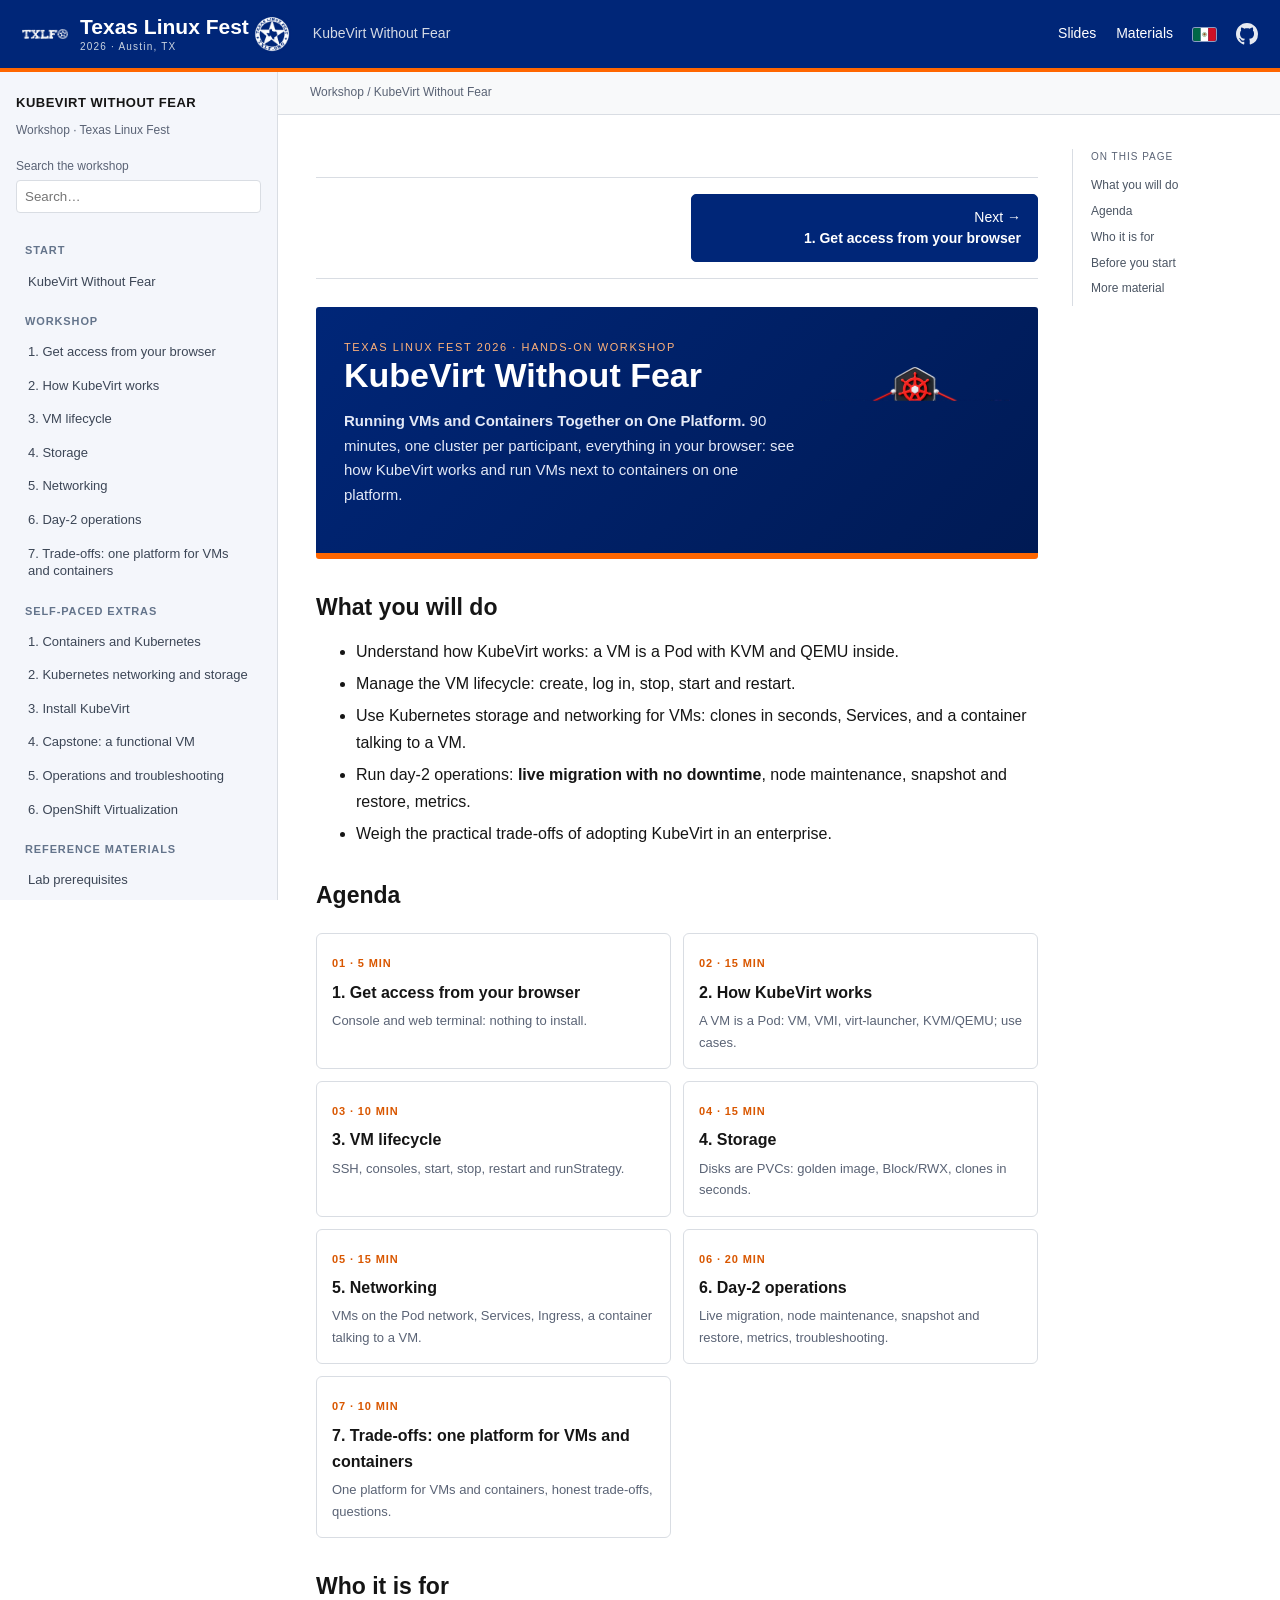
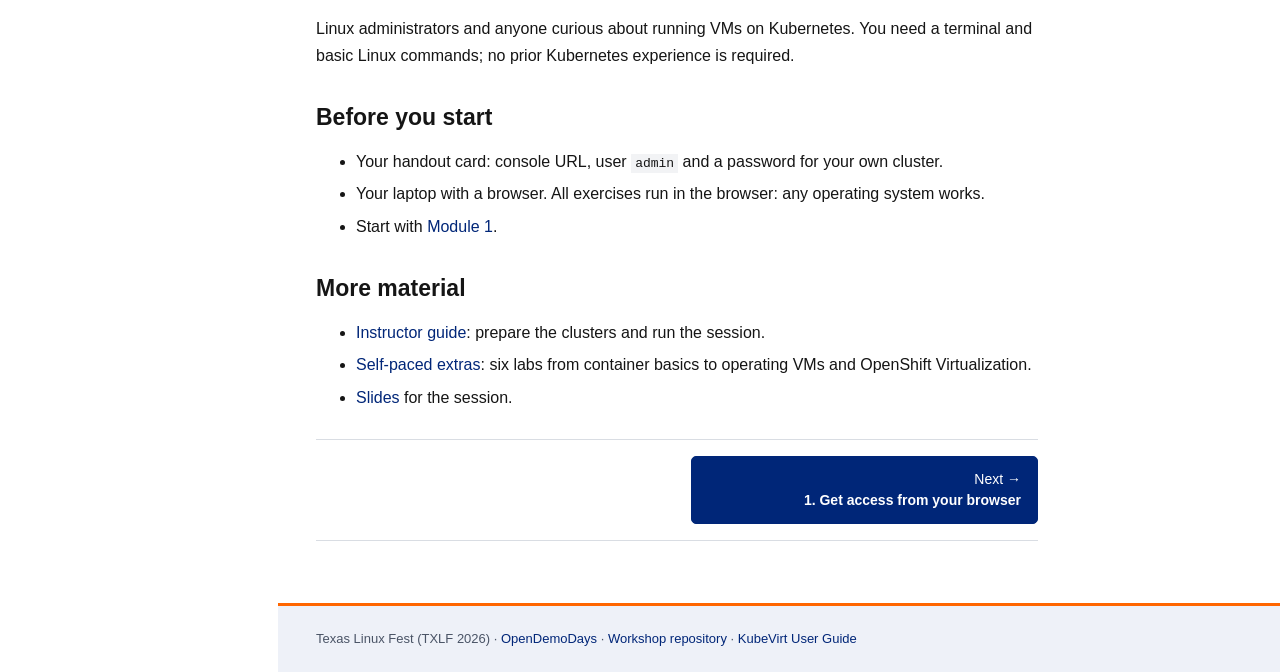
<file: workshop/index.html>
<!doctype html>
<html lang="en">
<head><meta charset="utf-8"><meta name="viewport" content="width=device-width,initial-scale=1"><meta name="description" content="KubeVirt Without Fear: Running VMs and Containers Together on One Platform. 90-minute hands-on workshop at Texas Linux Fest 2026, all in the browser."><title>KubeVirt Without Fear | Texas Linux Fest 2026</title><link rel="stylesheet" href="site.css?v=20261024-9"></head>
<body>
<a class="skip" href="#content">Skip to content</a>
<header class="topbar"><button id="menu-toggle" aria-label="Open index">☰</button><a class="brand" href="index.html"><img src="assets/txlf-logo-wide.png" alt=""><span class="brand-title">Texas Linux Fest<small>2026 · Austin, TX</small></span><img class="collab-badge" src="assets/txlf-badge.png" alt="Texas Linux Fest"></a><div class="top-title" id="page-title">KubeVirt Without Fear</div><nav class="top-actions" aria-label="Main navigation"><a href="slides.html">Slides</a><a href="#references">Materials</a><a class="lang-flag" lang="es" href="index.es.html" aria-label="Español" title="Español"><svg class="flag" viewBox="0 0 21 12" width="23" height="13" aria-hidden="true"><rect width="7" height="12" fill="#006847"/><rect x="7" width="7" height="12" fill="#fff"/><rect x="14" width="7" height="12" fill="#ce1126"/><circle cx="10.5" cy="6" r="1.9" fill="none" stroke="#3a7d44" stroke-width=".45"/><ellipse cx="10.5" cy="5.8" rx="1.05" ry="1.25" fill="#8c5a2b"/></svg></a><a class="repo-link" href="https://github.com/JoeRH-OCP/unify-KubernetesKubevit-workflows-TXLF2026" aria-label="GitHub repository" title="GitHub repository"><svg viewBox="0 0 16 16" width="22" height="22" aria-hidden="true" fill="currentColor"><path d="M8 0C3.58 0 0 3.58 0 8c0 3.54 2.29 6.53 5.47 7.59.4.07.55-.17.55-.38 0-.19-.01-.82-.01-1.49-2.01.37-2.53-.49-2.69-.94-.09-.23-.48-.94-.82-1.13-.28-.15-.68-.52-.01-.53.63-.01 1.08.58 1.23.82.72 1.21 1.87.87 2.33.66.07-.52.28-.87.51-1.07-1.78-.2-3.64-.89-3.64-3.95 0-.87.31-1.59.82-2.15-.08-.2-.36-1.02.08-2.12 0 0 .67-.21 2.2.82.64-.18 1.32-.27 2-.27.68 0 1.36.09 2 .27 1.53-1.04 2.2-.82 2.2-.82.44 1.1.16 1.92.08 2.12.51.56.82 1.27.82 2.15 0 3.07-1.87 3.75-3.65 3.95.29.25.54.73.54 1.48 0 1.07-.01 1.93-.01 2.2 0 .21.15.46.55.38A8.013 8.013 0 0016 8c0-4.42-3.58-8-8-8z"/></svg></a></nav></header>
<aside id="sidebar"><p class="nav-title">KUBEVIRT WITHOUT FEAR</p><p class="version">Workshop · Texas Linux Fest</p><label for="nav-search">Search the workshop</label><input id="nav-search" type="search" placeholder="Search…" autocomplete="off"><nav id="step-nav" aria-label="Workshop sections"></nav></aside>
<div class="workspace"><div class="toolbar"><span>Workshop</span> / <span id="breadcrumb">Introduction</span></div><div class="content-layout"><main id="content"><article id="article"></article></main><aside class="toc" id="toc" aria-label="On this page"></aside></div><footer>Texas Linux Fest (TXLF 2026) · <a href="https://github.com/OpenDemoDays">OpenDemoDays</a> · <a href="https://github.com/JoeRH-OCP/unify-KubernetesKubevit-workflows-TXLF2026">Workshop repository</a> · <a href="https://kubevirt.io/user-guide/">KubeVirt User Guide</a></footer></div>
<script src="site.js?v=20261024-9"></script>
</body></html>
</file>
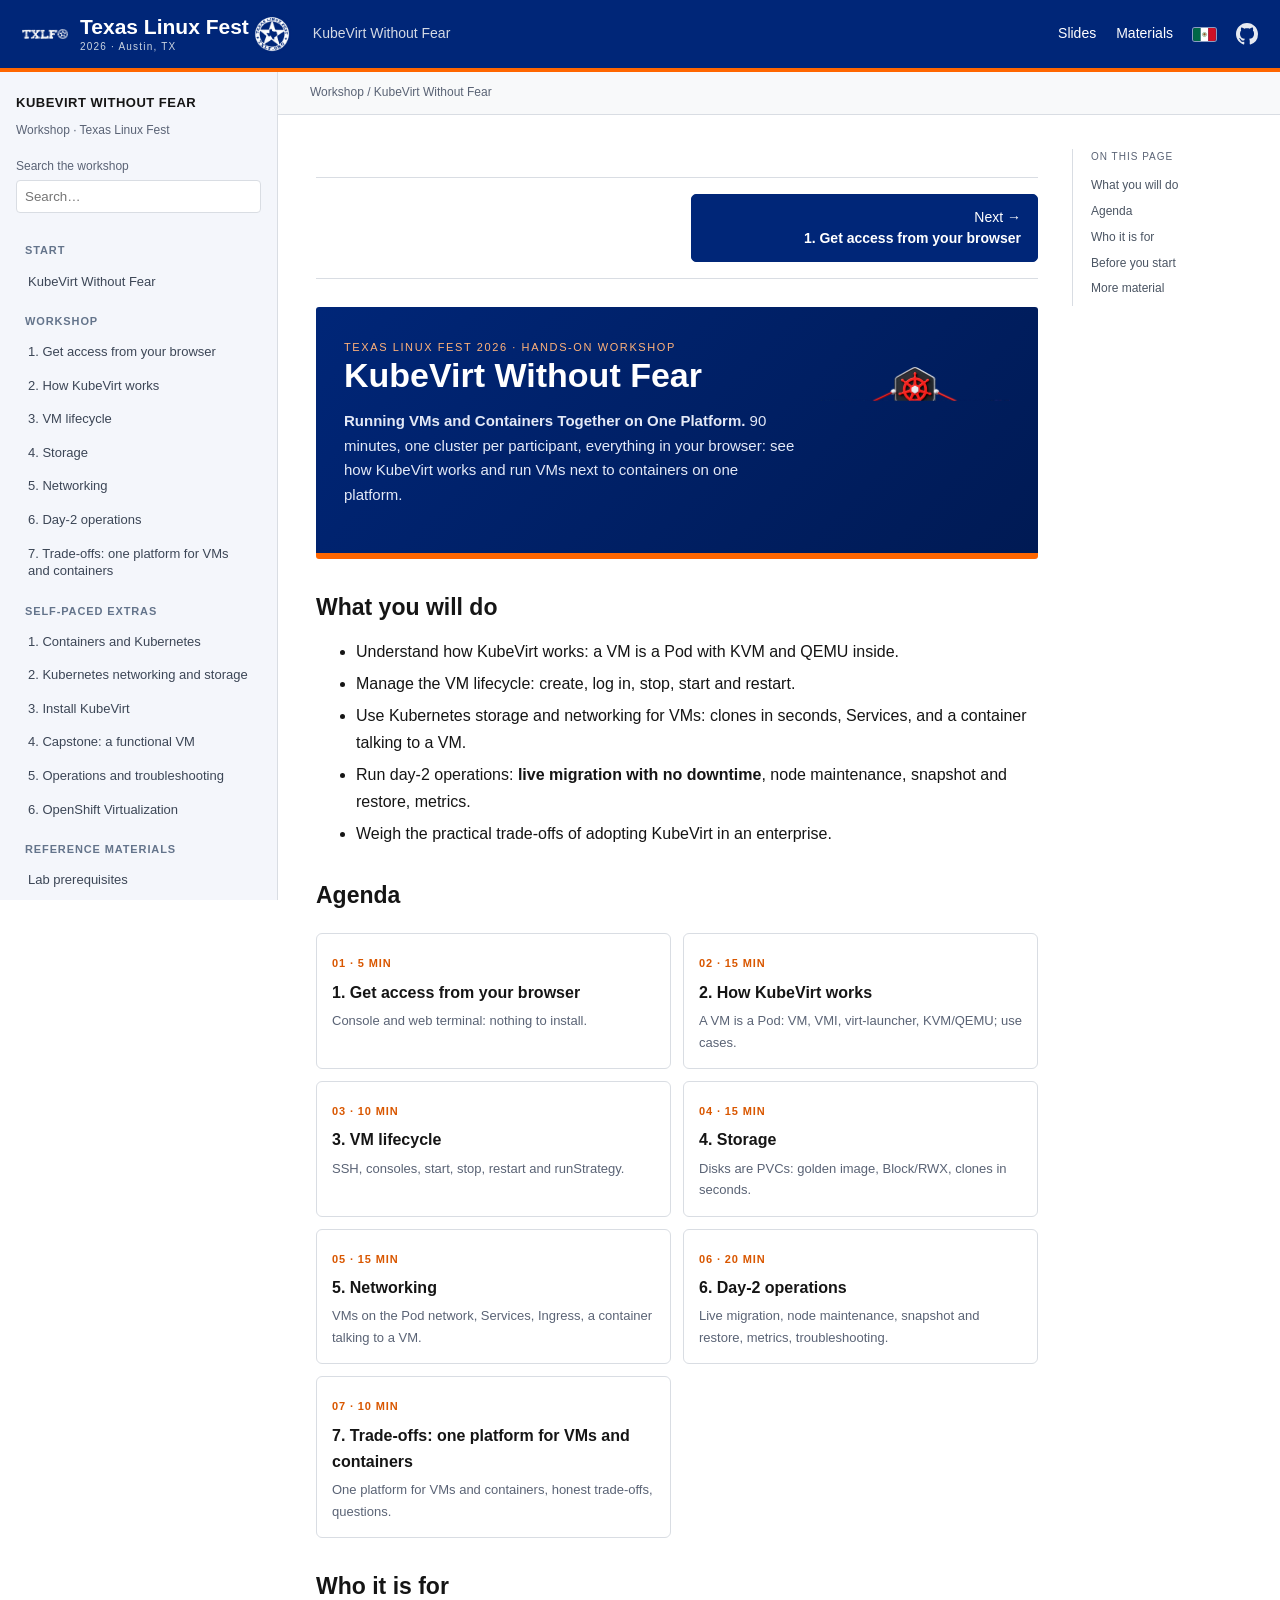
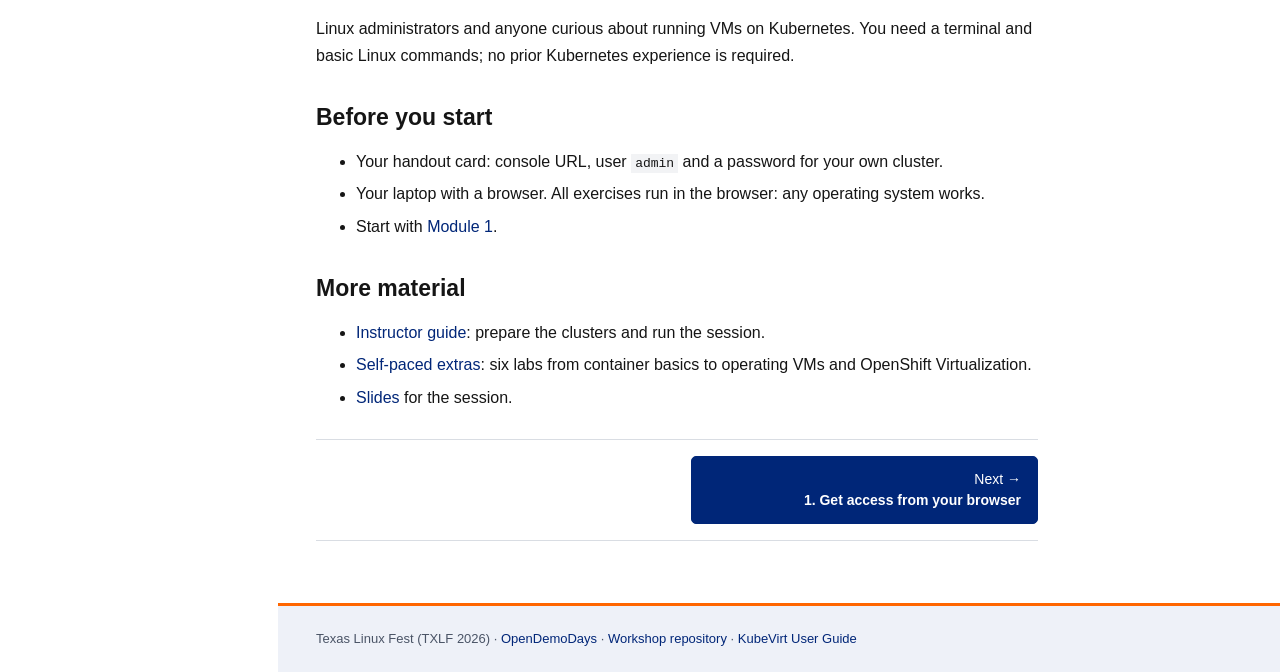
<file: workshop/index.en.html>
<!doctype html>
<html lang="en"><head><meta charset="utf-8"><meta name="viewport" content="width=device-width,initial-scale=1">
<meta name="robots" content="noindex"><title>Moved</title>
<meta http-equiv="refresh" content="0; url=index.html">
<link rel="canonical" href="index.html">
<script>location.replace("index.html" + location.hash)</script>
<style>body{font-family:system-ui,sans-serif;background:#fff;color:#1a1a1a;padding:16px}</style>
</head><body><p>This page moved: <a href="index.html">index.html</a></p></body></html>
</file>
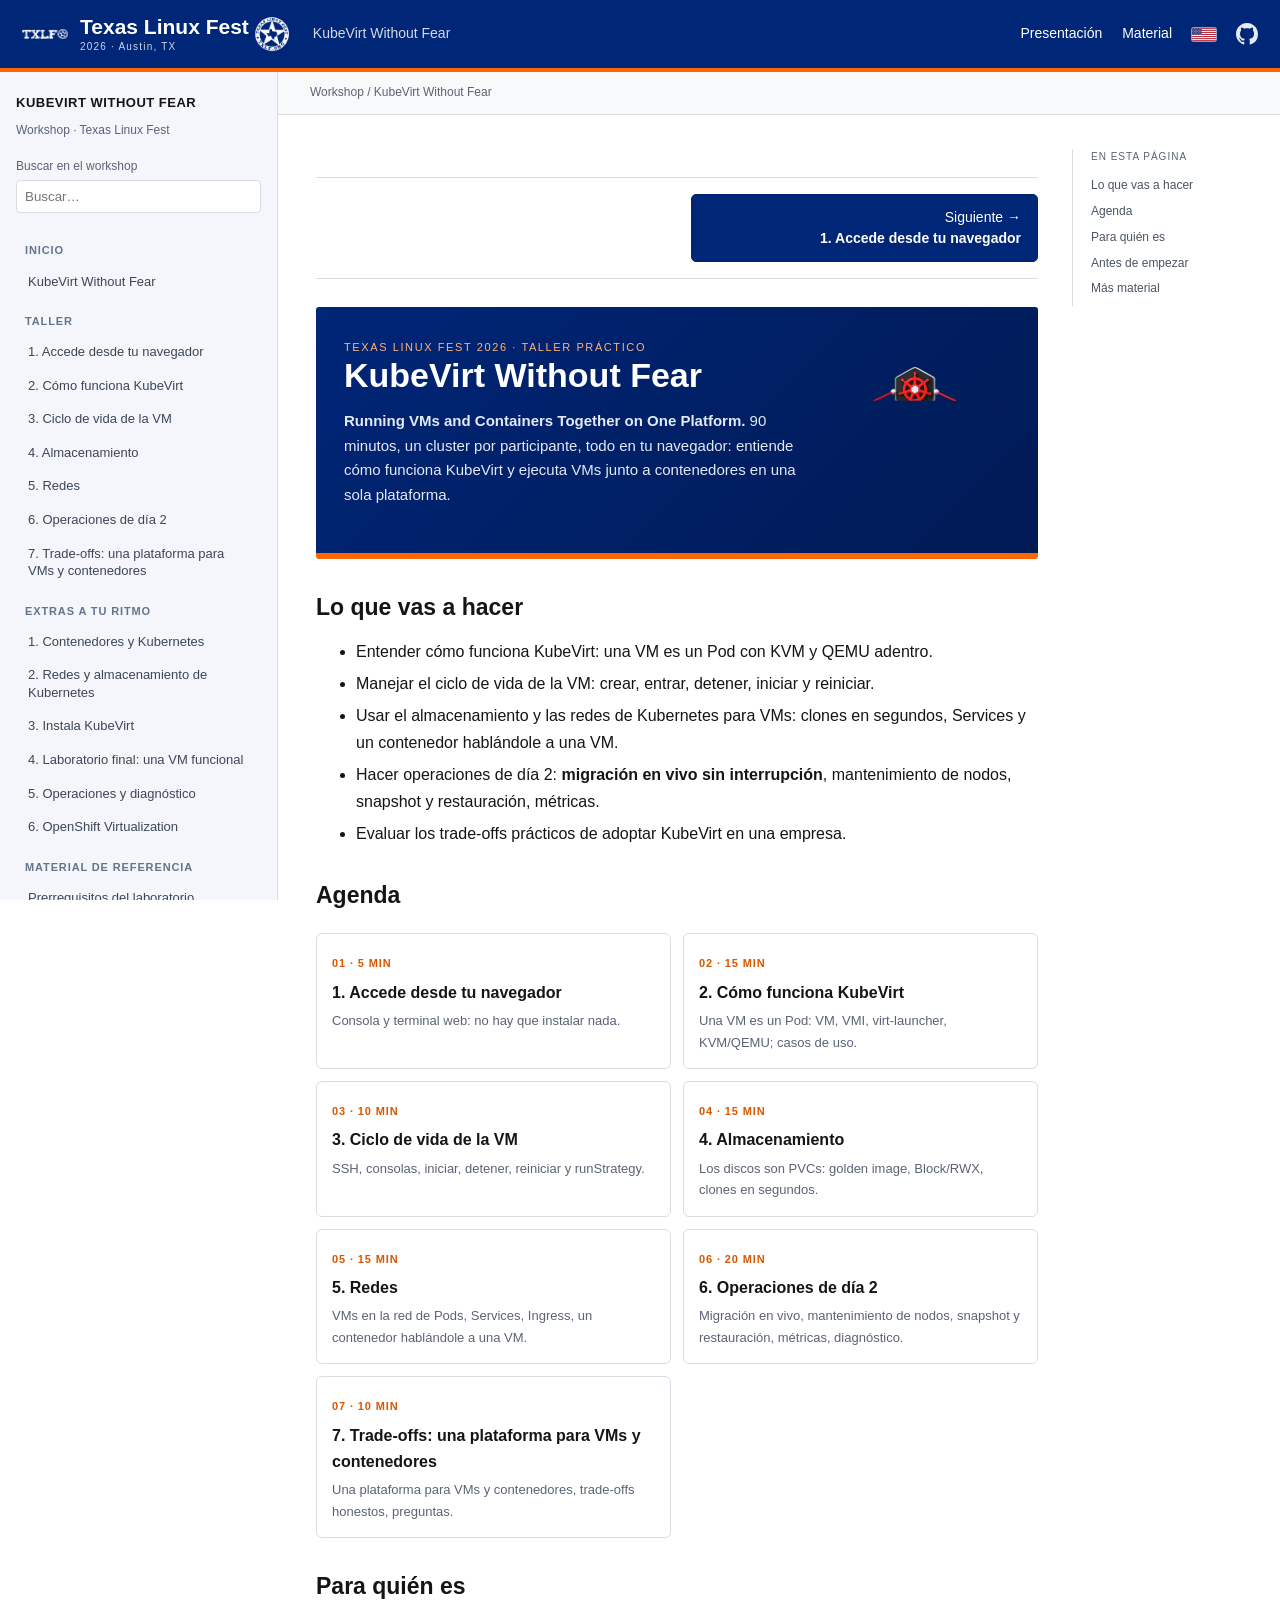
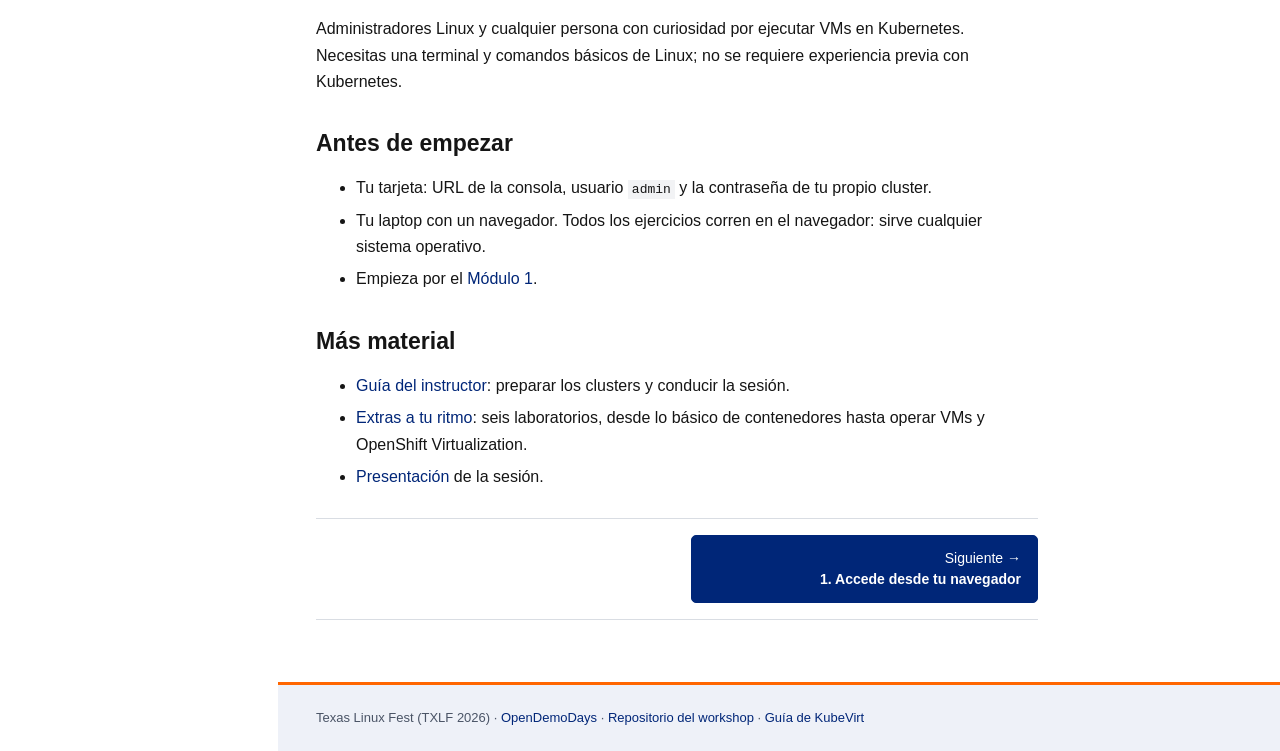
<file: workshop/index.es.html>
<!doctype html>
<html lang="es">
<head>
<meta charset="utf-8"><meta name="viewport" content="width=device-width,initial-scale=1">
<meta name="description" content="KubeVirt Without Fear: Running VMs and Containers Together on One Platform. Taller práctico de 90 minutos en Texas Linux Fest 2026, todo en el navegador.">
<title>KubeVirt Without Fear | Texas Linux Fest 2026</title>
<link rel="stylesheet" href="site.css?v=20261024-8">
</head>
<body>
<a class="skip" href="#content">Saltar al contenido</a>
<header class="topbar"><button id="menu-toggle" aria-label="Abrir índice">☰</button><a class="brand" href="index.es.html"><img src="assets/txlf-logo-wide.png" alt=""><span class="brand-title">Texas Linux Fest<small>2026 · Austin, TX</small></span><img class="collab-badge" src="assets/txlf-badge.png" alt="Texas Linux Fest"></a><div class="top-title" id="page-title">KubeVirt Without Fear</div><nav class="top-actions" aria-label="Navegación principal"><a href="slides.es.html?v=20261024-8">Presentación</a><a href="index.es.html#references">Material</a><a class="lang-flag" lang="en" href="index.html" aria-label="English" title="English"><svg class="flag" viewBox="0 0 19 10" width="24" height="13" aria-hidden="true"><rect width="19" height="10" fill="#fff"/><rect y="0.000" width="19" height="0.769" fill="#b22234"/><rect y="1.538" width="19" height="0.769" fill="#b22234"/><rect y="3.077" width="19" height="0.769" fill="#b22234"/><rect y="4.615" width="19" height="0.769" fill="#b22234"/><rect y="6.154" width="19" height="0.769" fill="#b22234"/><rect y="7.692" width="19" height="0.769" fill="#b22234"/><rect y="9.231" width="19" height="0.769" fill="#b22234"/><rect width="7.6" height="5.385" fill="#3c3b6e"/><circle cx="0.63" cy="0.54" r="0.28" fill="#fff"/><circle cx="1.90" cy="0.54" r="0.28" fill="#fff"/><circle cx="3.17" cy="0.54" r="0.28" fill="#fff"/><circle cx="4.44" cy="0.54" r="0.28" fill="#fff"/><circle cx="5.71" cy="0.54" r="0.28" fill="#fff"/><circle cx="6.98" cy="0.54" r="0.28" fill="#fff"/><circle cx="1.26" cy="1.61" r="0.28" fill="#fff"/><circle cx="2.53" cy="1.61" r="0.28" fill="#fff"/><circle cx="3.80" cy="1.61" r="0.28" fill="#fff"/><circle cx="5.07" cy="1.61" r="0.28" fill="#fff"/><circle cx="6.34" cy="1.61" r="0.28" fill="#fff"/><circle cx="0.63" cy="2.68" r="0.28" fill="#fff"/><circle cx="1.90" cy="2.68" r="0.28" fill="#fff"/><circle cx="3.17" cy="2.68" r="0.28" fill="#fff"/><circle cx="4.44" cy="2.68" r="0.28" fill="#fff"/><circle cx="5.71" cy="2.68" r="0.28" fill="#fff"/><circle cx="6.98" cy="2.68" r="0.28" fill="#fff"/><circle cx="1.26" cy="3.75" r="0.28" fill="#fff"/><circle cx="2.53" cy="3.75" r="0.28" fill="#fff"/><circle cx="3.80" cy="3.75" r="0.28" fill="#fff"/><circle cx="5.07" cy="3.75" r="0.28" fill="#fff"/><circle cx="6.34" cy="3.75" r="0.28" fill="#fff"/><circle cx="0.63" cy="4.82" r="0.28" fill="#fff"/><circle cx="1.90" cy="4.82" r="0.28" fill="#fff"/><circle cx="3.17" cy="4.82" r="0.28" fill="#fff"/><circle cx="4.44" cy="4.82" r="0.28" fill="#fff"/><circle cx="5.71" cy="4.82" r="0.28" fill="#fff"/><circle cx="6.98" cy="4.82" r="0.28" fill="#fff"/></svg></a><a class="repo-link" href="https://github.com/JoeRH-OCP/unify-KubernetesKubevit-workflows-TXLF2026" aria-label="Repositorio en GitHub" title="Repositorio en GitHub"><svg viewBox="0 0 16 16" width="22" height="22" aria-hidden="true" fill="currentColor"><path d="M8 0C3.58 0 0 3.58 0 8c0 3.54 2.29 6.53 5.47 7.59.4.07.55-.17.55-.38 0-.19-.01-.82-.01-1.49-2.01.37-2.53-.49-2.69-.94-.09-.23-.48-.94-.82-1.13-.28-.15-.68-.52-.01-.53.63-.01 1.08.58 1.23.82.72 1.21 1.87.87 2.33.66.07-.52.28-.87.51-1.07-1.78-.2-3.64-.89-3.64-3.95 0-.87.31-1.59.82-2.15-.08-.2-.36-1.02.08-2.12 0 0 .67-.21 2.2.82.64-.18 1.32-.27 2-.27.68 0 1.36.09 2 .27 1.53-1.04 2.2-.82 2.2-.82.44 1.1.16 1.92.08 2.12.51.56.82 1.27.82 2.15 0 3.07-1.87 3.75-3.65 3.95.29.25.54.73.54 1.48 0 1.07-.01 1.93-.01 2.2 0 .21.15.46.55.38A8.013 8.013 0 0016 8c0-4.42-3.58-8-8-8z"/></svg></a></nav></header>
<aside id="sidebar"><p class="nav-title">KUBEVIRT WITHOUT FEAR</p><p class="version">Workshop · Texas Linux Fest</p><label for="nav-search">Buscar en el workshop</label><input id="nav-search" type="search" placeholder="Buscar…" autocomplete="off"><nav id="step-nav" aria-label="Secciones del workshop"></nav></aside>
<div class="workspace"><div class="toolbar"><span>Workshop</span> / <span id="breadcrumb">Inicio</span></div><div class="content-layout"><main id="content"><article id="article"></article></main><aside class="toc" id="toc" aria-label="Contenido de esta página"></aside></div><footer>Texas Linux Fest (TXLF 2026) · <a href="https://github.com/OpenDemoDays">OpenDemoDays</a> · <a href="https://github.com/JoeRH-OCP/unify-KubernetesKubevit-workflows-TXLF2026">Repositorio del workshop</a> · <a href="https://kubevirt.io/user-guide/">Guía de KubeVirt</a></footer></div>
<script src="site.es.js?v=20261024-8"></script>
</body></html>
</file>
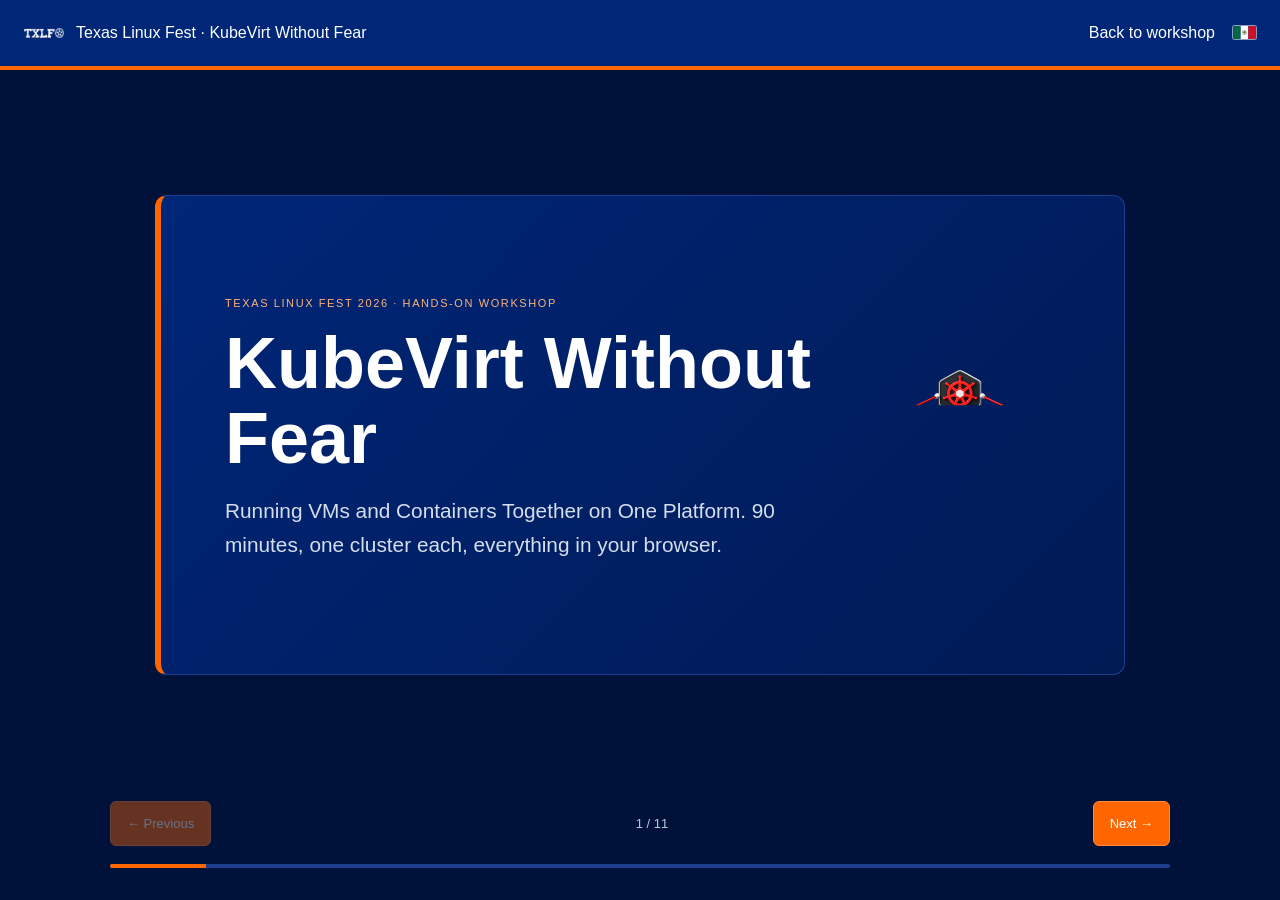
<file: workshop/presentacion.en.html>
<!doctype html>
<html lang="en"><head><meta charset="utf-8"><meta name="viewport" content="width=device-width,initial-scale=1">
<meta name="robots" content="noindex"><title>Moved</title>
<meta http-equiv="refresh" content="0; url=slides.html">
<link rel="canonical" href="slides.html">
<script>location.replace("slides.html" + location.hash)</script>
<style>body{font-family:system-ui,sans-serif;background:#fff;color:#1a1a1a;padding:16px}</style>
</head><body><p>This page moved: <a href="slides.html">slides.html</a></p></body></html>
</file>
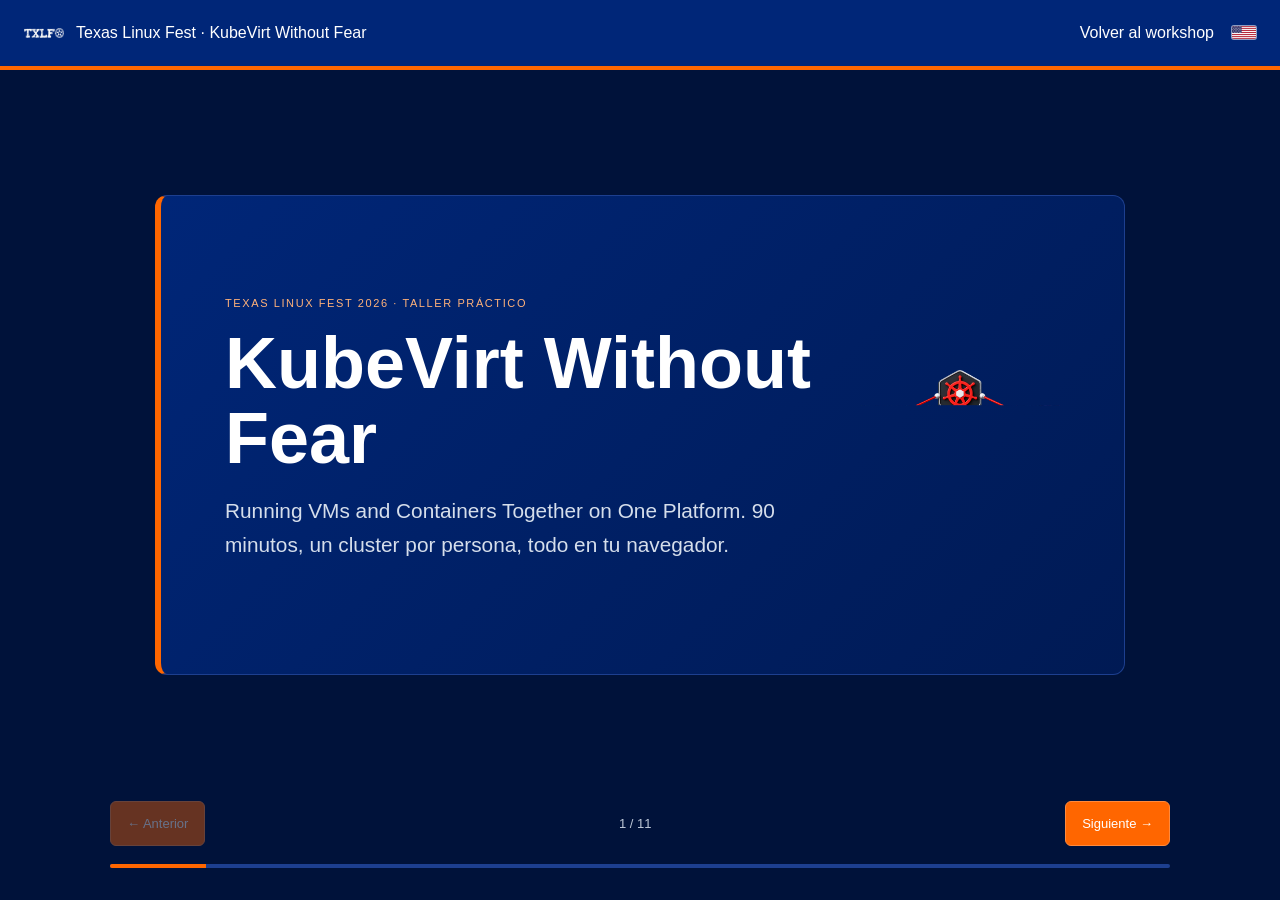
<file: workshop/presentacion.html>
<!doctype html>
<html lang="en"><head><meta charset="utf-8"><meta name="viewport" content="width=device-width,initial-scale=1">
<meta name="robots" content="noindex"><title>Moved</title>
<meta http-equiv="refresh" content="0; url=slides.es.html">
<link rel="canonical" href="slides.es.html">
<script>location.replace("slides.es.html" + location.hash)</script>
<style>body{font-family:system-ui,sans-serif;background:#fff;color:#1a1a1a;padding:16px}</style>
</head><body><p>This page moved: <a href="slides.es.html">slides.es.html</a></p></body></html>
</file>
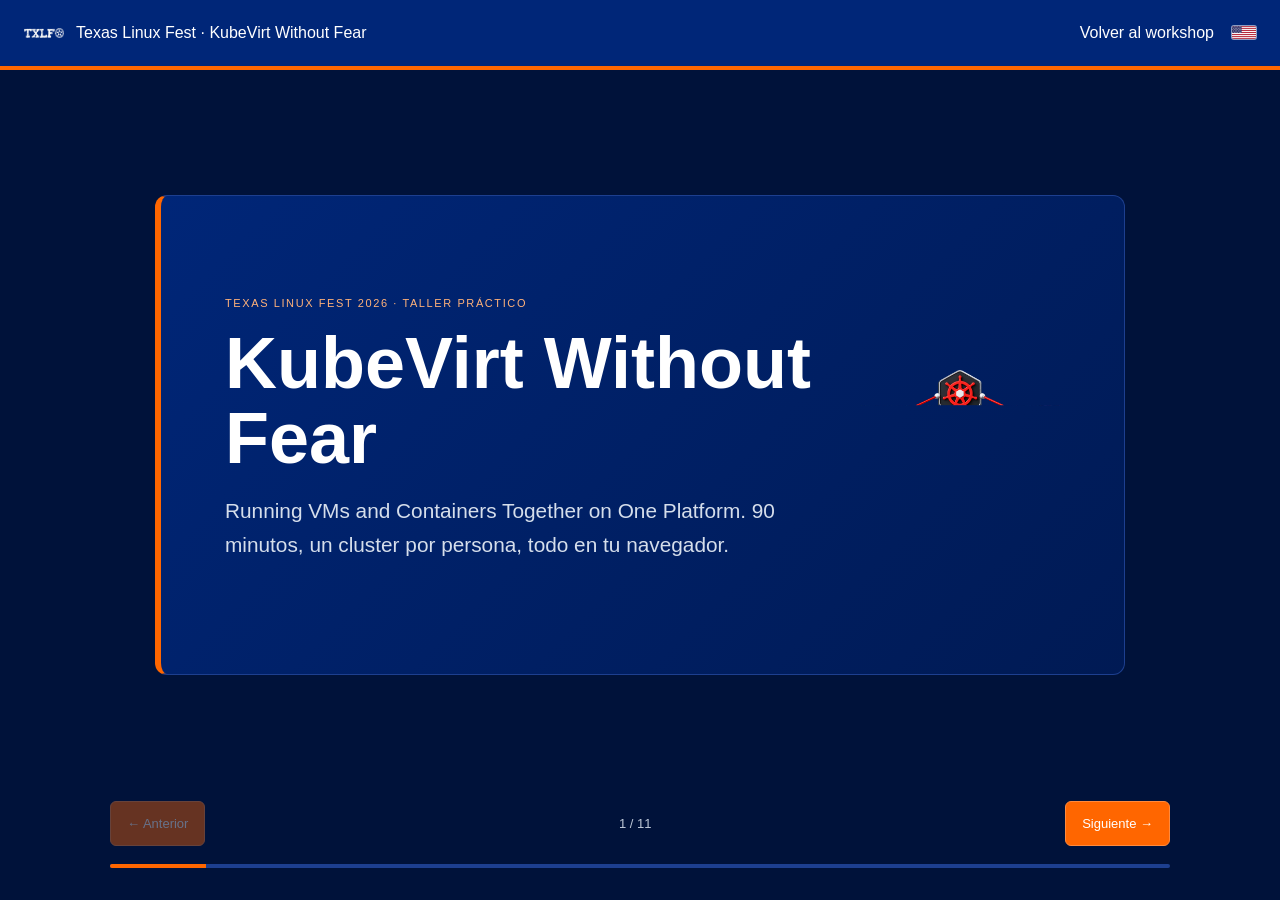
<file: workshop/slides.es.html>
<!doctype html><html lang="es"><head><meta charset="utf-8"><meta name="viewport" content="width=device-width,initial-scale=1"><meta name="description" content="Presentación navegable del workshop de KubeVirt."><title>Presentación | KubeVirt Without Fear</title><link rel="stylesheet" href="site.css?v=20261024-8"><style>
body{background:#00123a;color:#f7f9fc}.deck{min-height:100vh;display:flex;flex-direction:column}.deckbar{height:70px;display:flex;align-items:center;justify-content:space-between;padding:0 24px;border-bottom:4px solid #ff6600;background:#002678}.deckbar a{color:white}.deck-brand{display:flex;align-items:center;gap:12px;color:white}.deck-brand img{width:40px;height:40px;object-fit:contain}.deck-main{width:min(1060px,calc(100% - 36px));margin:auto;flex:1;display:flex;align-items:center;padding:42px 0}.slide{width:100%;min-height:480px;border:1px solid #1d3f8f;border-left:6px solid #ff6600;border-radius:12px;background:linear-gradient(135deg,#002678,#001a54);padding:clamp(25px,5vw,64px);display:flex;flex-direction:column;justify-content:center}.slide .eyebrow{color:#ffb27a}.slide h1,.slide h2{color:#ffffff}.slide h1{font-size:clamp(2.5rem,6vw,4.5rem);line-height:1.04;margin:14px 0 18px;border:0;padding:0;font-weight:700}.slide h2{font-size:clamp(1.9rem,4vw,3rem);line-height:1.12;margin:12px 0}.slide p{font-size:clamp(1.05rem,2vw,1.3rem);color:#d5deeb;max-width:780px}.slide ul{font-size:1.1rem;color:#e6ebf3}.slide li{margin:12px 0}.slide .hero-image{max-width:190px;max-height:190px;object-fit:contain;align-self:flex-end}.deck-footer{width:min(1060px,calc(100% - 36px));margin:0 auto 32px;background:transparent!important;border:0!important;padding:0!important;color:#bdc8d8!important}.deck-controls{display:flex;justify-content:space-between;align-items:center;gap:12px}.deck-controls button,.deck-controls a{background:#ff6600;color:white;border:1px solid #ff8a3d;border-radius:6px;padding:11px 16px;font:inherit;cursor:pointer;text-decoration:none}.deck-controls button:disabled{opacity:.4;cursor:default}.progress{color:#bdc8d8;font-size:13px;text-align:center}.progressbar{height:4px;background:#1d3f8f;margin-top:18px;border-radius:8px;overflow:hidden}.progressbar span{height:100%;display:block;background:#ff6600;width:0;transition:width .2s}
@media(max-width:600px){.deckbar{padding:0 14px}.slide{min-height:430px}.deck-controls button,.deck-controls a{padding:9px 11px;font-size:13px}}
@page{size:1280px 720px;margin:0}@media print{html,body{background:#00123a;-webkit-print-color-adjust:exact;print-color-adjust:exact}.deckbar,.deck-footer{display:none}.deck-main{display:block;width:auto;margin:0;padding:0}.slide{width:1280px;height:720px;min-height:0;margin:0;border:0;border-left:12px solid #ff6600;border-radius:0;padding:64px 80px;break-after:page;page-break-after:always;overflow:hidden}.slide .eyebrow{font-size:15px!important}.slide h1{font-size:60px!important;margin:12px 0 22px!important}.slide ul,.slide p{font-size:24px!important;max-width:none}.slide li{margin:14px 0!important}.slide p.presenters{font-size:24px!important}.slide .slide-split{grid-template-columns:1fr 300px!important;gap:48px!important}.slide .image-split{grid-template-columns:1fr 220px!important}.slide .qr-box{width:300px!important;height:300px!important}.slide .qr-slot figcaption{font-size:16px!important}.slide .image-split .hero-image{max-width:220px!important;max-height:220px!important;justify-self:center!important}}
</style></head><body><div class="deck"><header class="deckbar"><a class="deck-brand" href="index.es.html"><img src="assets/txlf-logo-wide.png" alt=""><span>Texas Linux Fest · KubeVirt Without Fear</span></a><nav class="deck-nav"><a href="index.es.html">Volver al workshop</a><a class="lang-flag" lang="en" href="slides.html" aria-label="English" title="English"><svg class="flag" viewBox="0 0 19 10" width="24" height="13" aria-hidden="true"><rect width="19" height="10" fill="#fff"/><rect y="0.000" width="19" height="0.769" fill="#b22234"/><rect y="1.538" width="19" height="0.769" fill="#b22234"/><rect y="3.077" width="19" height="0.769" fill="#b22234"/><rect y="4.615" width="19" height="0.769" fill="#b22234"/><rect y="6.154" width="19" height="0.769" fill="#b22234"/><rect y="7.692" width="19" height="0.769" fill="#b22234"/><rect y="9.231" width="19" height="0.769" fill="#b22234"/><rect width="7.6" height="5.385" fill="#3c3b6e"/><circle cx="0.63" cy="0.54" r="0.28" fill="#fff"/><circle cx="1.90" cy="0.54" r="0.28" fill="#fff"/><circle cx="3.17" cy="0.54" r="0.28" fill="#fff"/><circle cx="4.44" cy="0.54" r="0.28" fill="#fff"/><circle cx="5.71" cy="0.54" r="0.28" fill="#fff"/><circle cx="6.98" cy="0.54" r="0.28" fill="#fff"/><circle cx="1.26" cy="1.61" r="0.28" fill="#fff"/><circle cx="2.53" cy="1.61" r="0.28" fill="#fff"/><circle cx="3.80" cy="1.61" r="0.28" fill="#fff"/><circle cx="5.07" cy="1.61" r="0.28" fill="#fff"/><circle cx="6.34" cy="1.61" r="0.28" fill="#fff"/><circle cx="0.63" cy="2.68" r="0.28" fill="#fff"/><circle cx="1.90" cy="2.68" r="0.28" fill="#fff"/><circle cx="3.17" cy="2.68" r="0.28" fill="#fff"/><circle cx="4.44" cy="2.68" r="0.28" fill="#fff"/><circle cx="5.71" cy="2.68" r="0.28" fill="#fff"/><circle cx="6.98" cy="2.68" r="0.28" fill="#fff"/><circle cx="1.26" cy="3.75" r="0.28" fill="#fff"/><circle cx="2.53" cy="3.75" r="0.28" fill="#fff"/><circle cx="3.80" cy="3.75" r="0.28" fill="#fff"/><circle cx="5.07" cy="3.75" r="0.28" fill="#fff"/><circle cx="6.34" cy="3.75" r="0.28" fill="#fff"/><circle cx="0.63" cy="4.82" r="0.28" fill="#fff"/><circle cx="1.90" cy="4.82" r="0.28" fill="#fff"/><circle cx="3.17" cy="4.82" r="0.28" fill="#fff"/><circle cx="4.44" cy="4.82" r="0.28" fill="#fff"/><circle cx="5.71" cy="4.82" r="0.28" fill="#fff"/><circle cx="6.98" cy="4.82" r="0.28" fill="#fff"/></svg></a></nav></header><main class="deck-main"><section class="slide" id="slide"></section></main><footer class="deck-footer"><div class="deck-controls"><button id="prev" type="button">← Anterior</button><span class="progress" id="progress"></span><button id="next" type="button">Siguiente →</button></div><div class="progressbar"><span id="bar"></span></div></footer></div><script src="slides.es.js?v=20261024-8"></script></body></html>
</file>
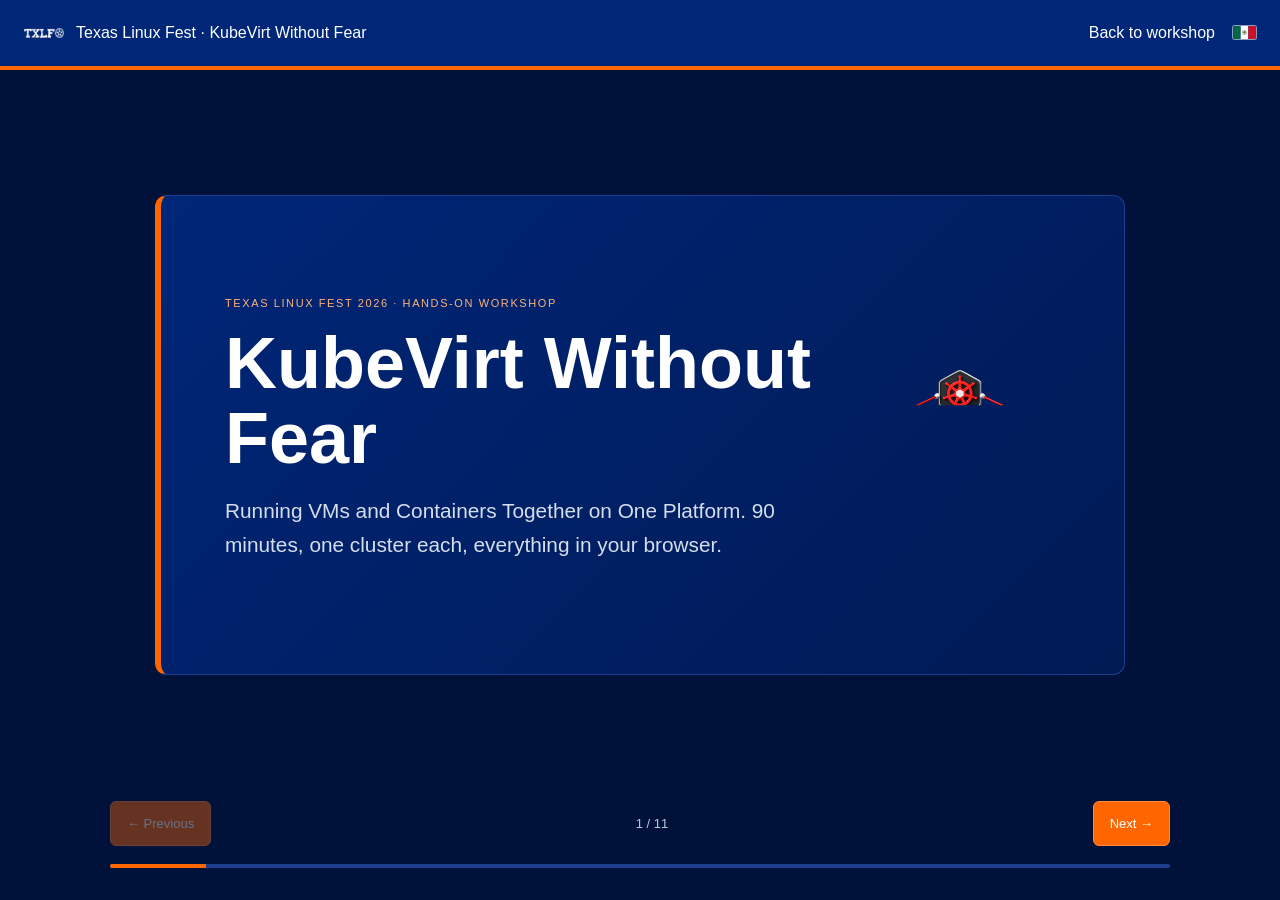
<file: workshop/slides.html>
<!doctype html><html lang="en"><head><meta charset="utf-8"><meta name="viewport" content="width=device-width,initial-scale=1"><meta name="description" content="Navigable presentation for the KubeVirt workshop."><title>Slides | KubeVirt Without Fear</title><link rel="stylesheet" href="site.css?v=20261024-8"><style>
body{background:#00123a;color:#f7f9fc}.deck{min-height:100vh;display:flex;flex-direction:column}.deckbar{height:70px;display:flex;align-items:center;justify-content:space-between;padding:0 24px;border-bottom:4px solid #ff6600;background:#002678}.deckbar a{color:white}.deck-brand{display:flex;align-items:center;gap:12px;color:white}.deck-brand img{width:40px;height:40px;object-fit:contain}.deck-main{width:min(1060px,calc(100% - 36px));margin:auto;flex:1;display:flex;align-items:center;padding:42px 0}.slide{width:100%;min-height:480px;border:1px solid #1d3f8f;border-left:6px solid #ff6600;border-radius:12px;background:linear-gradient(135deg,#002678,#001a54);padding:clamp(25px,5vw,64px);display:flex;flex-direction:column;justify-content:center}.slide .eyebrow{color:#ffb27a}.slide h1,.slide h2{color:#ffffff}.slide h1{font-size:clamp(2.5rem,6vw,4.5rem);line-height:1.04;margin:14px 0 18px;border:0;padding:0;font-weight:700}.slide h2{font-size:clamp(1.9rem,4vw,3rem);line-height:1.12;margin:12px 0}.slide p{font-size:clamp(1.05rem,2vw,1.3rem);color:#d5deeb;max-width:780px}.slide ul{font-size:1.1rem;color:#e6ebf3}.slide li{margin:12px 0}.slide .hero-image{max-width:190px;max-height:190px;object-fit:contain;align-self:flex-end}.deck-footer{width:min(1060px,calc(100% - 36px));margin:0 auto 32px;background:transparent!important;border:0!important;padding:0!important;color:#bdc8d8!important}.deck-controls{display:flex;justify-content:space-between;align-items:center;gap:12px}.deck-controls button,.deck-controls a{background:#ff6600;color:white;border:1px solid #ff8a3d;border-radius:6px;padding:11px 16px;font:inherit;cursor:pointer;text-decoration:none}.deck-controls button:disabled{opacity:.4;cursor:default}.progress{color:#bdc8d8;font-size:13px;text-align:center}.progressbar{height:4px;background:#1d3f8f;margin-top:18px;border-radius:8px;overflow:hidden}.progressbar span{height:100%;display:block;background:#ff6600;width:0;transition:width .2s}
@media(max-width:600px){.deckbar{padding:0 14px}.slide{min-height:430px}.deck-controls button,.deck-controls a{padding:9px 11px;font-size:13px}}
@page{size:1280px 720px;margin:0}@media print{html,body{background:#00123a;-webkit-print-color-adjust:exact;print-color-adjust:exact}.deckbar,.deck-footer{display:none}.deck-main{display:block;width:auto;margin:0;padding:0}.slide{width:1280px;height:720px;min-height:0;margin:0;border:0;border-left:12px solid #ff6600;border-radius:0;padding:64px 80px;break-after:page;page-break-after:always;overflow:hidden}.slide .eyebrow{font-size:15px!important}.slide h1{font-size:60px!important;margin:12px 0 22px!important}.slide ul,.slide p{font-size:24px!important;max-width:none}.slide li{margin:14px 0!important}.slide p.presenters{font-size:24px!important}.slide .slide-split{grid-template-columns:1fr 300px!important;gap:48px!important}.slide .image-split{grid-template-columns:1fr 220px!important}.slide .qr-box{width:300px!important;height:300px!important}.slide .qr-slot figcaption{font-size:16px!important}.slide .image-split .hero-image{max-width:220px!important;max-height:220px!important;justify-self:center!important}}
</style></head><body><div class="deck"><header class="deckbar"><a class="deck-brand" href="index.html"><img src="assets/txlf-logo-wide.png" alt=""><span>Texas Linux Fest · KubeVirt Without Fear</span></a><nav class="deck-nav"><a href="index.html">Back to workshop</a><a class="lang-flag" lang="es" href="slides.es.html" aria-label="Español" title="Español"><svg class="flag" viewBox="0 0 21 12" width="23" height="13" aria-hidden="true"><rect width="7" height="12" fill="#006847"/><rect x="7" width="7" height="12" fill="#fff"/><rect x="14" width="7" height="12" fill="#ce1126"/><circle cx="10.5" cy="6" r="1.9" fill="none" stroke="#3a7d44" stroke-width=".45"/><ellipse cx="10.5" cy="5.8" rx="1.05" ry="1.25" fill="#8c5a2b"/></svg></a></nav></header><main class="deck-main"><section class="slide" id="slide"></section></main><footer class="deck-footer"><div class="deck-controls"><button id="prev" type="button">← Previous</button><span class="progress" id="progress"></span><button id="next" type="button">Next →</button></div><div class="progressbar"><span id="bar"></span></div></footer></div><script src="slides.js?v=20261024-8"></script></body></html>
</file>
<file: workshop/site.css>
/* Texas Linux Fest 2026 palette: navy #002678 (from the TXLF logo), orange #FF6600 (logo and site theme) */
:root{--blue:#002678;--accent:#ff6600;--accent-dark:#d95700;--ink:#151515;--muted:#5a6375;--border:#d9dde3;--nav:#f4f6fb;--header:#002678;--header-dark:#001a54}
*{box-sizing:border-box}
html{scroll-behavior:smooth}
body{margin:0;color:var(--ink);font:16px/1.65 Arial,sans-serif;background:#fff}
a{color:var(--blue);text-decoration:none}a:hover{text-decoration:underline}
a:focus-visible,button:focus-visible,input:focus-visible{outline:3px solid var(--accent);outline-offset:3px}
.skip{position:fixed;top:-90px;left:12px;background:white;padding:12px;z-index:20}.skip:focus{top:10px}
header.topbar{height:72px;background:var(--header);border-bottom:4px solid var(--accent);color:white;display:flex;align-items:center;gap:22px;padding:0 22px;position:fixed;top:0;left:0;right:0;z-index:10}
.topbar a{color:#fff;font-size:14px}.brand{display:flex;align-items:center;gap:12px;min-width:260px;text-decoration:none!important}.brand img{width:46px;height:46px;object-fit:contain}.brand-title{font-size:21px;font-weight:bold;line-height:1}.collab-badge{width:38px!important;height:38px!important;margin-left:-8px}.brand small{display:block;font-size:10px;letter-spacing:1.2px;margin-top:5px;font-weight:normal;color:#cbd5e1}.top-title{flex:1;font-size:14px;color:#d4dae5}
.top-actions{display:flex;gap:20px;align-items:center}.top-actions a{white-space:nowrap}.top-actions a.lang-flag{display:flex;align-items:center}.top-actions .flag{display:block;border-radius:2px;box-shadow:0 0 0 1px rgba(255,255,255,.55)}.top-actions a.lang-flag:hover .flag{box-shadow:0 0 0 2px #ff6600}.top-actions a.repo-link{display:flex;align-items:center;opacity:.9}.top-actions a.repo-link:hover{opacity:1}
#menu-toggle{display:none;color:white;background:transparent;border:1px solid #6c7e96;padding:5px 9px;border-radius:4px}
#sidebar{width:278px;background:var(--nav);border-right:1px solid var(--border);position:fixed;top:72px;bottom:0;overflow:auto;padding:22px 16px;z-index:8}
.nav-title{font-weight:700;font-size:13px;letter-spacing:.5px;line-height:1.45;margin:0}.version{font-size:12px;color:var(--muted);margin:8px 0 16px}
#sidebar label{display:block;font-size:12px;color:var(--muted)}#nav-search{width:100%;padding:8px;border:1px solid var(--border);border-radius:4px;margin:4px 0 14px;background:white}
#sidebar nav a{display:block;font-size:13px;color:#3c4656;padding:8px 9px;border-left:3px solid transparent;line-height:1.35}
#sidebar nav a.active{color:var(--blue);font-weight:bold;background:#fff1e6;border-left-color:var(--accent)}
#sidebar nav .nav-group{font-weight:700;color:#64748b;padding:14px 9px 5px;font-size:11px;text-transform:uppercase;letter-spacing:.08em}
#sidebar nav .nav-group.nav-small{font-size:10px;margin-top:18px;border-top:1px solid #dde3ec;padding-top:12px}
#sidebar nav a.nav-small{font-size:11.5px;color:#64748b;padding:5px 9px}
#sidebar nav a.nav-small.active{color:var(--blue)}
.workspace{margin:72px 0 0 278px}.toolbar{padding:11px 32px;background:#f8f9fa;border-bottom:1px solid var(--border);font-size:12px;color:var(--muted)}
.content-layout{display:flex;gap:34px;padding:34px 38px;max-width:1500px;margin:auto}
main{flex:1;min-width:0;max-width:970px}
main h1{font-size:34px;line-height:1.2;font-weight:500;color:var(--blue);border-bottom:3px solid var(--accent);padding-bottom:18px;margin:0 0 24px}
main h2{font-size:23px;font-weight:600;line-height:1.3;margin:34px 0 12px}main h3{font-size:18px;margin:25px 0 8px}
p{margin:14px 0}li{margin:6px 0}pre{overflow:auto;background:#f2f3f5;border:1px solid var(--border);border-left:3px solid var(--blue);padding:17px;font:13px/1.6 Consolas,monospace;border-radius:3px}
code{font:13px Consolas,monospace;background:#f2f3f5;padding:2px 4px}pre code{padding:0;background:none;font:inherit}
blockquote{margin:20px 0;padding:12px 18px;border-left:4px solid var(--accent);background:#fff6ef;color:#3f3a35}
.table-wrap{overflow:auto;margin:20px 0}table{border-collapse:collapse;width:100%;font-size:14px;line-height:1.5}th,td{padding:10px 12px;border:1px solid var(--border);text-align:left;vertical-align:top}th{background:#e8edf7;color:var(--blue);font-weight:700}tbody tr:nth-child(even){background:#fafbfd}
aside.toc{width:170px;flex-shrink:0;font-size:12px;position:sticky;top:105px;align-self:flex-start;max-height:78vh;overflow:auto;border-left:1px solid var(--border);padding-left:18px}
aside.toc .toc-label{font-size:10px;letter-spacing:1px;color:var(--muted);margin:0 0 12px}aside.toc a{display:block;margin:9px 0;color:#4b5563;line-height:1.4}
.hero{background:linear-gradient(135deg,var(--header) 0%,var(--header-dark) 100%);border-bottom:6px solid var(--accent);display:flex;color:white;align-items:center;margin-bottom:28px;min-height:220px;padding:28px;gap:22px;border-radius:3px}
.hero>div{flex:1}.hero img{width:190px;height:190px;object-fit:contain}.eyebrow{font-size:11px;color:#ffb27a;letter-spacing:1.6px;text-transform:uppercase}.hero-title{font-size:34px;font-weight:700;line-height:1.15}.hero p:last-child{font-size:15px;color:#e3e9f7}
.callout{border:1px solid var(--border);border-left:4px solid var(--blue);padding:14px 17px;background:#fafbfd;margin:20px 0}
.step-meta{color:var(--muted);font-size:13px;margin-top:-12px;margin-bottom:24px}
.workshop-pagination{display:flex;flex-wrap:wrap;justify-content:space-between;gap:12px;margin:28px 0;padding:16px 0;border-top:1px solid var(--border);border-bottom:1px solid var(--border)}
.step-button{display:block;flex:1 1 200px;max-width:48%;padding:12px 16px;border:1px solid var(--blue);border-radius:5px;background:var(--blue);color:#fff!important;font-size:14px;line-height:1.5;text-decoration:none!important}
.step-button[rel=next]{margin-left:auto;text-align:right}.step-button:hover{background:var(--accent);border-color:var(--accent)}
.module-grid{display:grid;grid-template-columns:repeat(2,minmax(0,1fr));gap:12px;margin:22px 0}.module-card{display:block;border:1px solid var(--border);border-radius:6px;padding:15px;background:white;color:var(--ink)}.module-card:hover{border-color:var(--accent);text-decoration:none;background:#fff8f2}
.module-card b{color:var(--accent-dark);font-size:11px;letter-spacing:.08em;text-transform:uppercase}.module-card strong{display:block;font-size:16px;margin:4px 0}.module-card span{display:block;color:var(--muted);font-size:13px}
footer{padding:22px 38px;background:#eef1f8;color:#4a5466;font-size:13px;border-top:3px solid var(--accent)}
@media(max-width:1200px){aside.toc{display:none}.top-title{display:none}}
@media(max-width:800px){header.topbar{gap:14px;padding:0 12px}.brand{min-width:0}.brand-title{font-size:18px}.brand img{width:40px;height:40px}.top-actions{gap:12px}.top-actions a{font-size:12px}#menu-toggle{display:block}#sidebar{display:none;z-index:9;box-shadow:4px 0 12px #0003}#sidebar.open{display:block}.workspace{margin-left:0}.content-layout{padding:25px 20px}.toolbar{padding:11px 20px}main h1{font-size:28px}.hero{padding:22px;gap:15px}.hero-title{font-size:27px}.hero img{width:110px;height:110px}footer{padding:22px 20px}}
@media(max-width:600px){.step-button{max-width:none;flex-basis:100%;text-align:left!important}.module-grid{grid-template-columns:1fr}.brand small{font-size:9px}}
@media print{header,#sidebar,aside.toc,.toolbar,.workshop-pagination{display:none}.workspace{margin:0}.content-layout{padding:0}main{max-width:none}.hero{break-inside:avoid}pre{white-space:pre-wrap}table{font-size:10px}footer{display:none}}
.shot{display:block;max-width:100%;height:auto;margin:16px 0 22px;border:1px solid var(--border);border-top:3px solid var(--accent);border-radius:6px;box-shadow:0 4px 14px rgba(0,38,120,.12)}
.deck-nav{display:flex;align-items:center;gap:18px}.deck-nav a.lang-flag{display:flex;align-items:center}.deck-nav .flag{display:block;border-radius:2px;box-shadow:0 0 0 1px rgba(255,255,255,.55)}.deck-nav a.lang-flag:hover .flag{box-shadow:0 0 0 2px #ff6600}
.slide .slide-split{display:grid;grid-template-columns:1fr 280px;gap:40px;align-items:center}.slide .qr-slot{margin:0;text-align:center}.slide .qr-box{position:relative;width:260px;height:260px;margin:0 auto;border:3px dashed #ffb27a;border-radius:12px;background:#fff;display:flex;align-items:center;justify-content:center;color:#94a3b8;font-size:2rem;font-weight:700;letter-spacing:.1em}.slide .qr-box:has(img){border:6px solid #fff}.slide .qr-box img{position:absolute;inset:0;width:100%;height:100%;object-fit:contain;background:#fff;border-radius:6px}.slide .qr-slot figcaption{margin-top:12px;color:#d5deeb;font-size:.95rem}@media(max-width:800px){.slide .slide-split{grid-template-columns:1fr;gap:24px}.slide .qr-box{width:200px;height:200px}}
.slide p.presenters{margin-top:22px;padding-top:16px;border-top:1px solid #1d3f8f;color:#ffb27a;font-size:clamp(1.05rem,2vw,1.35rem);font-weight:600;letter-spacing:.02em}
.slide .image-split{grid-template-columns:1fr 200px}.slide .image-split .hero-image{max-width:200px;max-height:200px;align-self:center;justify-self:center}@media(max-width:800px){.slide .image-split{grid-template-columns:1fr}.slide .image-split .hero-image{max-width:120px;max-height:120px;justify-self:end}}
</file>
